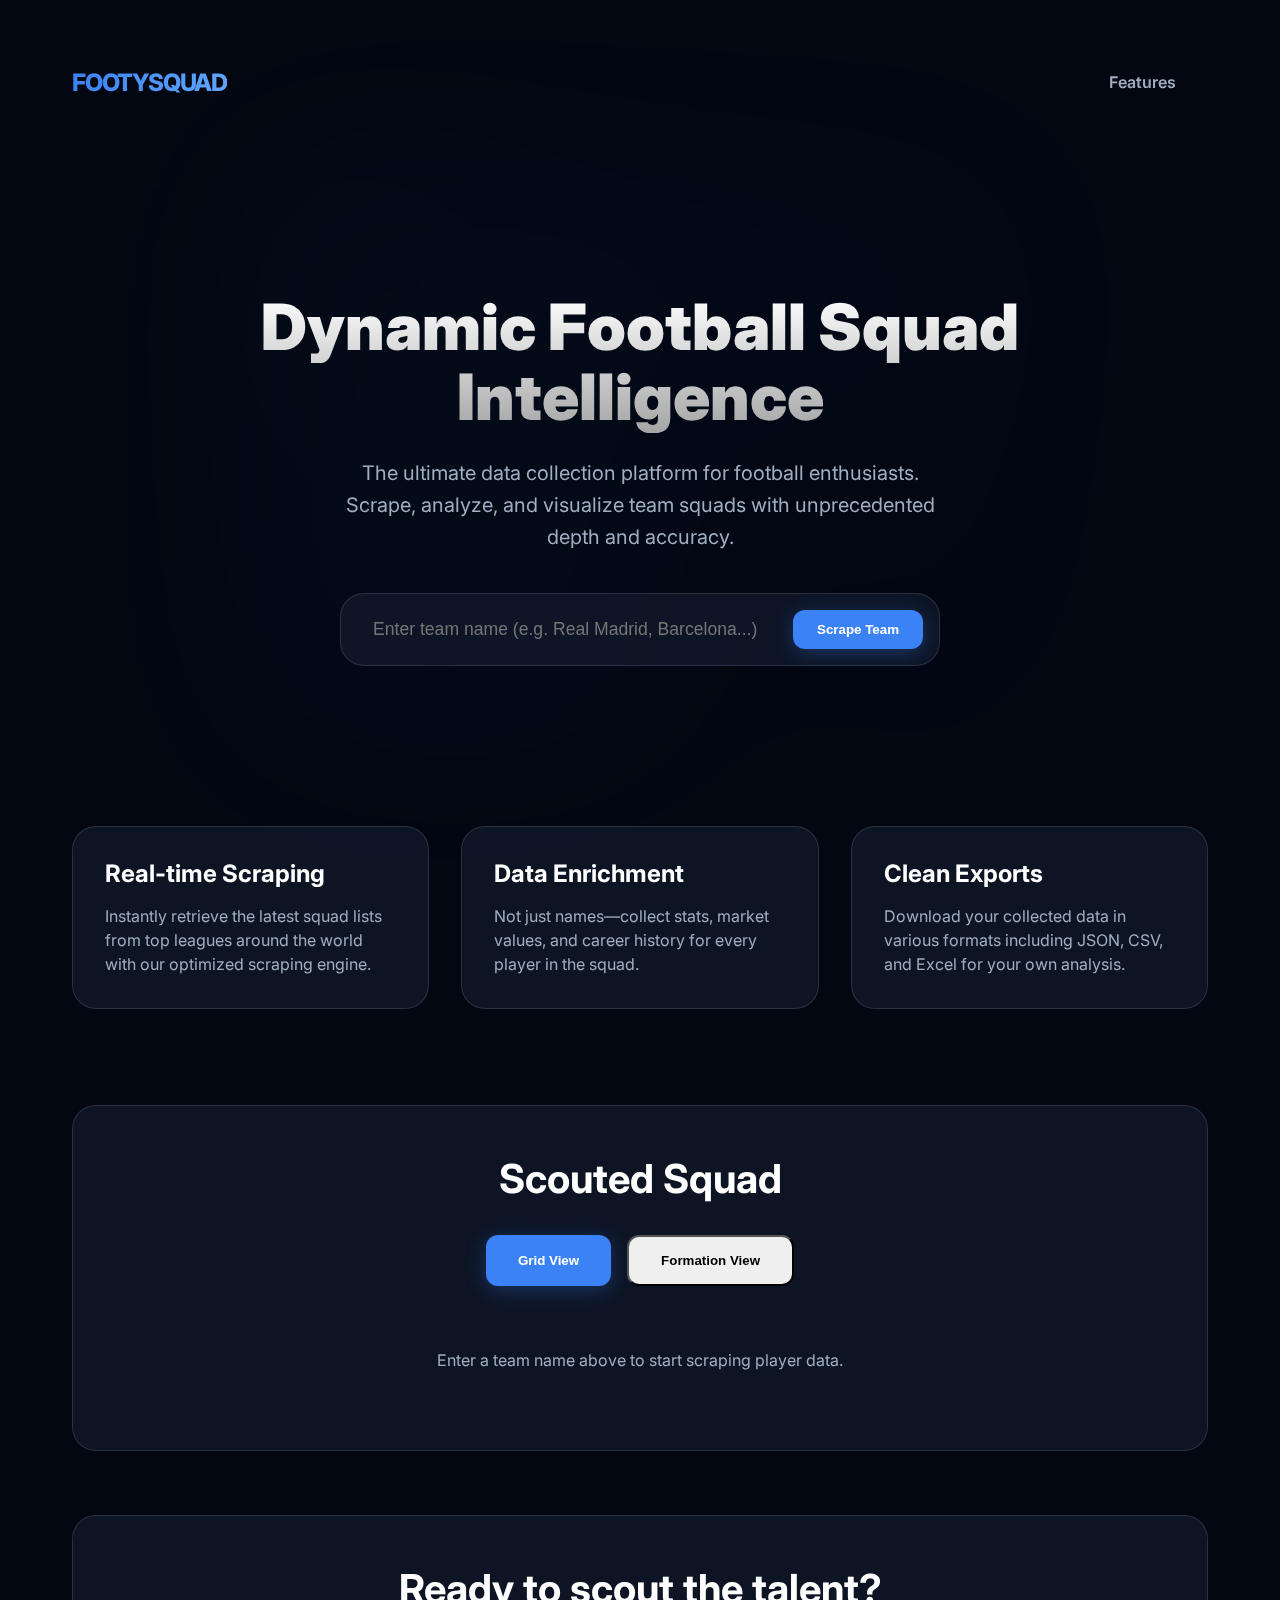
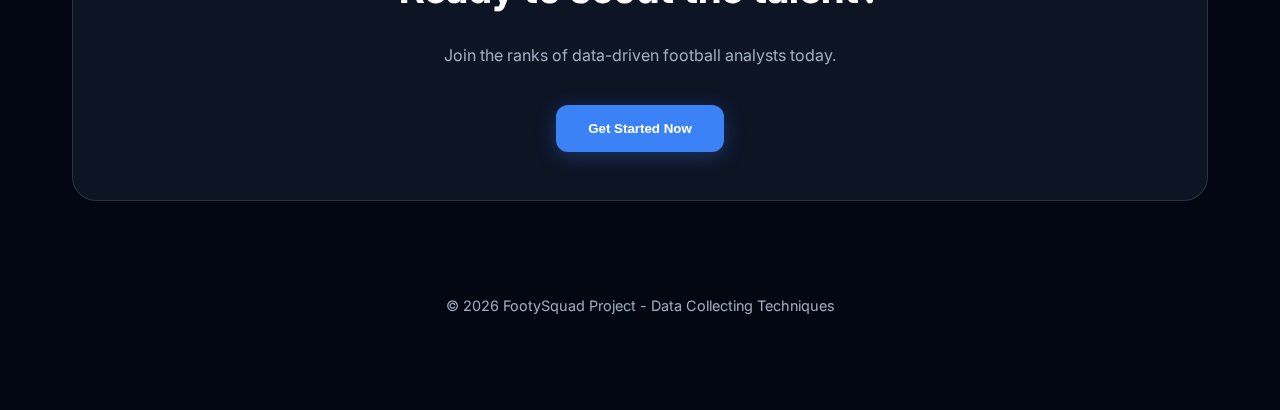
<file: client/index.html>
<!DOCTYPE html>
<html lang="en">

<head>
    <meta charset="UTF-8">
    <meta name="viewport" content="width=device-width, initial-scale=1.0">
    <title>FootySquad | Premium Football Data Scraper</title>
    <meta name="description"
        content="Collect and analyze football team squads with precision using our advanced scraping technology.">
    <link rel="stylesheet" href="index.css">
    <link rel="preconnect" href="https://fonts.googleapis.com">
    <link rel="preconnect" href="https://fonts.gstatic.com" crossorigin>
    <link href="https://fonts.googleapis.com/css2?family=Inter:wght@400;600;800;900&display=swap" rel="stylesheet">
</head>

<body>
    <div class="bg-container">
        <div class="bg-glow"></div>
    </div>

    <main>
        <header>
            <div class="logo">FOOTYSQUAD</div>
            <nav>
                <a href="#features" class="btn" style="color: var(--text-secondary);">Features</a>
            </nav>
        </header>

        <section class="hero">
            <h1>Dynamic Football Squad Intelligence</h1>
            <p>The ultimate data collection platform for football enthusiasts. Scrape, analyze, and visualize team
                squads with unprecedented depth and accuracy.</p>

            <div class="search-container glass-card"
                style="max-width: 600px; margin: 0 auto; padding: 1rem; display: flex; gap: 1rem;">
                <input type="text" id="team-input" placeholder="Enter team name (e.g. Real Madrid, Barcelona...)"
                    style="flex: 1; background: transparent; border: none; color: white; outline: none; font-size: 1.1rem; padding: 0.5rem 1rem;">
                <button id="search-btn" class="btn btn-primary" style="padding: 0.75rem 1.5rem;">Scrape Team</button>
            </div>

            <div id="loading" style="display: none; margin-top: 2rem; color: var(--accent-color); font-weight: 600;">
                Searching and scraping team data...
            </div>
        </section>

        <section id="features" class="features">
            <div class="glass-card feature-card">
                <h3>Real-time Scraping</h3>
                <p>Instantly retrieve the latest squad lists from top leagues around the world with our optimized
                    scraping engine.</p>
            </div>
            <div class="glass-card feature-card">
                <h3>Data Enrichment</h3>
                <p>Not just names—collect stats, market values, and career history for every player in the squad.</p>
            </div>
            <div class="glass-card feature-card">
                <h3>Clean Exports</h3>
                <p>Download your collected data in various formats including JSON, CSV, and Excel for your own analysis.
                </p>
            </div>
        </section>

        <section id="squad-section" class="glass-card" style="margin-top: 4rem;">
            <h2 style="margin-bottom: 2rem; font-size: 2.5rem; text-align: center;">Scouted Squad</h2>

            <div class="view-toggle">
                <button id="grid-view-btn" class="btn btn-primary">Grid View</button>
                <button id="formation-view-btn" class="btn">Formation View</button>
            </div>

            <div id="squad-grid" class="features" style="margin-top: 0;">
                <!-- Data will be loaded here -->
                <div style="text-align: center; grid-column: 1 / -1; padding: 2rem;">
                    <p style="color: var(--text-secondary);">Enter a team name above to start scraping player data.</p>
                </div>
            </div>

            <div id="squad-formation" class="formation-container">
                <div class="pitch-overlay"></div>
                <div class="pitch-center-circle"></div>
                <!-- Players will be placed here -->
            </div>
        </section>

        <section class="glass-card" style="margin-top: 4rem; text-align: center;">
            <h2 style="margin-bottom: 2rem; font-size: 2.5rem;">Ready to scout the talent?</h2>
            <p style="color: var(--text-secondary); margin-bottom: 2.5rem;">Join the ranks of data-driven football
                analysts today.</p>
            <button class="btn btn-primary">Get Started Now</button>
        </section>

        <footer>
            <p>&copy; 2026 FootySquad Project - Data Collecting Techniques</p>
        </footer>
    </main>

    <script>
        // Subtle parallax effect on the glow
        document.addEventListener('mousemove', (e) => {
            const glow = document.querySelector('.bg-glow');
            const x = (window.innerWidth / 2 - e.pageX) / 50;
            const y = (window.innerHeight / 2 - e.pageY) / 50;
            glow.style.transform = `translate(${x}px, ${y}px) rotate(${Date.now() / 1000}deg)`;
        });

        // Fetch and display squad data
        async function loadSquad(teamName = 'Liverpool FC') {
            const grid = document.getElementById('squad-grid');
            const loading = document.getElementById('loading');
            const teamTitle = document.querySelector('#squad-section h2');

            loading.style.display = 'block';
            grid.style.opacity = '0.5';

            try {
                const response = await fetch(`/api/search?team=${encodeURIComponent(teamName)}`);
                const data = await response.json();

                if (data.error) {
                    alert(data.error);
                    return;
                }

                teamTitle.textContent = `${data.team} Squad`;
                grid.innerHTML = '';

                data.players.forEach(player => {
                    // Create Grid Card
                    const card = document.createElement('div');
                    card.className = 'glass-card feature-card';
                    card.style.padding = '1.5rem';
                    card.style.textAlign = 'center';
                    card.style.cursor = 'pointer';

                    const playerImg = player.image || 'https://via.placeholder.com/150';

                    card.onclick = () => navigateToPlayer(player);

                    card.innerHTML = `
                        <div style="margin-bottom: 1.5rem; position: relative; display: inline-block;">
                            <img src="${playerImg}" alt="${player.name}" style="width: 100px; height: 100px; border-radius: 50%; object-fit: cover; border: 2px solid var(--accent-color); background: rgba(255,255,255,0.05);">
                            <div style="position: absolute; bottom: 0; right: 0; background: var(--accent-color); color: white; width: 30px; height: 30px; border-radius: 50%; display: flex; align-items: center; justify-content: center; font-weight: 800; font-size: 0.75rem; border: 2px solid #030712;">
                                ${player.number || '-'}
                            </div>
                        </div>
                        <h3 style="font-size: 1.25rem; margin-bottom: 0.25rem;">${player.name}</h3>
                        <p style="font-size: 0.85rem; color: var(--text-secondary);">${player.position}</p>
                    `;
                    grid.appendChild(card);
                });

                // Populate Formation
                renderFormation(data.players);
            } catch (error) {
                grid.innerHTML = `<div style="text-align: center; grid-column: 1 / -1; color: #ef4444;">Error: Make sure the server (app.py) is running.</div>`;
            } finally {
                loading.style.display = 'none';
                grid.style.opacity = '1';
            }
        }

        function navigateToPlayer(player) {
            const params = new URLSearchParams({
                name: player.name,
                img: player.image,
                pos: player.position,
                num: player.number,
                url: player.profile_url
            });
            window.location.href = `/player.html?${params.toString()}`;
        }

        function renderFormation(players) {
            const formation = document.getElementById('squad-formation');
            // Clear existing players but keep lines
            const lines = formation.querySelectorAll('.pitch-overlay, .pitch-center-circle');
            formation.innerHTML = '';
            lines.forEach(l => formation.appendChild(l));

            const positions = { 'Goalkeeper': [], 'Defender': [], 'Midfielder': [], 'Forward': [] };
            players.forEach(p => {
                if (p.position in positions) positions[p.position].push(p);
            });

            const layout = {
                'Goalkeeper': { y: 90, x: [50] },
                'Defender': { y: 70, x: [20, 40, 60, 80] },
                'Midfielder': { y: 40, x: [25, 50, 75] },
                'Forward': { y: 15, x: [30, 70] }
            };

            Object.entries(layout).forEach(([pos, coords]) => {
                const posPlayers = positions[pos] || [];
                posPlayers.slice(0, coords.x.length).forEach((p, i) => {
                    const pDiv = document.createElement('div');
                    pDiv.className = 'formation-player';
                    pDiv.style.left = `calc(${coords.x[i]}% - 40px)`;
                    pDiv.style.top = `calc(${coords.y}% - 40px)`;
                    pDiv.onclick = () => navigateToPlayer(p);
                    pDiv.style.cursor = 'pointer';

                    pDiv.innerHTML = `
                        <img src="${p.image || 'https://via.placeholder.com/150'}" alt="${p.name}">
                        <div class="name">${p.name}</div>
                    `;
                    formation.appendChild(pDiv);
                });
            });
        }

        // View Toggling
        const gridBtn = document.getElementById('grid-view-btn');
        const formBtn = document.getElementById('formation-view-btn');
        const gridView = document.getElementById('squad-grid');
        const formView = document.getElementById('squad-formation');

        gridBtn.addEventListener('click', () => {
            gridBtn.className = 'btn btn-primary';
            formBtn.className = 'btn';
            gridView.style.display = 'grid';
            formView.classList.remove('active');
        });

        formBtn.addEventListener('click', () => {
            formBtn.className = 'btn btn-primary';
            gridBtn.className = 'btn';
            gridView.style.display = 'none';
            formView.classList.add('active');
        });

        document.getElementById('search-btn').addEventListener('click', () => {
            const team = document.getElementById('team-input').value;
            if (team) loadSquad(team);
        });

        document.getElementById('team-input').addEventListener('keypress', (e) => {
            if (e.key === 'Enter') {
                const team = document.getElementById('team-input').value;
                if (team) loadSquad(team);
            }
        });

        // Initial state is empty, waits for user search
    </script>
</body>

</html>
</file>
<file: client/index.css>
:root {
  --primary-glow: conic-gradient(from 180deg at 50% 50%,
      #16abff33 0deg,
      #0885ff33 55deg,
      #54d6ff33 120deg,
      #0071ff33 160deg,
      transparent 360deg);
  --secondary-glow: radial-gradient(rgba(255, 255, 255, 1),
      rgba(255, 255, 255, 0));
  --glass-bg: rgba(17, 25, 40, 0.75);
  --glass-border: rgba(255, 255, 255, 0.125);
  --text-primary: #ffffff;
  --text-secondary: #a0aec0;
  --accent-color: #3b82f6;
}

* {
  box-sizing: border-box;
  padding: 0;
  margin: 0;
}

body {
  font-family: 'Inter', -apple-system, BlinkMacSystemFont, 'Segoe UI', Roboto, Oxygen, Ubuntu, Cantarell, 'Open Sans', 'Helvetica Neue', sans-serif;
  background-color: #030712;
  color: var(--text-primary);
  min-height: 100vh;
  overflow-x: hidden;
}

.bg-container {
  position: fixed;
  top: 0;
  left: 0;
  width: 100vw;
  height: 100vh;
  z-index: -1;
  display: flex;
  justify-content: center;
  align-items: center;
  pointer-events: none;
}

.bg-glow {
  position: absolute;
  width: 800px;
  height: 600px;
  background: var(--primary-glow);
  filter: blur(100px);
  opacity: 0.15;
  animation: rotate 20s linear infinite;
}

@keyframes rotate {
  from {
    transform: rotate(0deg);
  }

  to {
    transform: rotate(360deg);
  }
}

main {
  max-width: 1200px;
  margin: 0 auto;
  padding: 2rem;
  z-index: 1;
}

header {
  display: flex;
  justify-content: space-between;
  align-items: center;
  padding: 1.5rem 0;
  margin-bottom: 4rem;
}

.logo {
  font-size: 1.5rem;
  font-weight: 800;
  background: linear-gradient(to right, #3b82f6, #60a5fa);
  -webkit-background-clip: text;
  -webkit-text-fill-color: transparent;
  letter-spacing: -0.05em;
}

.glass-card {
  background: var(--glass-bg);
  backdrop-filter: blur(16px) saturate(180%);
  -webkit-backdrop-filter: blur(16px) saturate(180%);
  border-radius: 24px;
  border: 1px solid var(--glass-border);
  padding: 3rem;
  margin-bottom: 2rem;
  transition: transform 0.3s ease, box-shadow 0.3s ease;
}

/* Premium Profile Header Styles */
.profile-header-card {
  background: #111827;
  border-radius: 16px;
  padding: 1.5rem;
  margin-bottom: 2rem;
  border: 1px solid rgba(255, 255, 255, 0.05);
}

.header-main {
  display: flex;
  justify-content: space-between;
  align-items: center;
  margin-bottom: 1.5rem;
  flex-wrap: wrap;
  gap: 1rem;
}

.header-left {
  display: flex;
  align-items: center;
  gap: 1.5rem;
}

.profile-circle {
  width: 100px;
  height: 100px;
  border-radius: 50%;
  border: 4px solid #1a202c;
  object-fit: cover;
  background: #1a202c;
}

.name-container h1 {
  font-size: 2rem;
  font-weight: 800;
  margin-bottom: 0.25rem;
}

.team-info {
  display: flex;
  align-items: center;
  gap: 0.5rem;
  color: var(--text-secondary);
  font-size: 0.95rem;
}

.header-right {
  display: flex;
  align-items: center;
  gap: 0.75rem;
}

.compare-btn {
  background: #7c4dff;
  color: white;
  border: none;
  padding: 0.6rem 1.25rem;
  border-radius: 8px;
  font-weight: 700;
  font-size: 0.85rem;
  cursor: pointer;
  display: flex;
  align-items: center;
  gap: 0.5rem;
  transition: opacity 0.2s;
}

.compare-btn:hover {
  opacity: 0.9;
}

.icon-btn {
  width: 40px;
  height: 40px;
  background: #0d1117;
  border: 1px solid #30363d;
  border-radius: 8px;
  display: flex;
  align-items: center;
  justify-content: center;
  cursor: pointer;
  color: #7c4dff;
  transition: background 0.2s;
}

.icon-btn:hover {
  background: #161b22;
}

.header-meta-bar {
  display: flex;
  gap: 1.5rem;
  padding-top: 1.25rem;
  border-top: 1px solid rgba(255, 255, 255, 0.05);
  flex-wrap: wrap;
  font-size: 0.9rem;
}

.meta-item {
  display: flex;
  align-items: center;
  gap: 0.6rem;
  color: #a0aec0;
  white-space: nowrap;
}

.flag-circle {
  width: 20px;
  height: 20px;
  border-radius: 50%;
  object-fit: cover;
  border: 1px solid rgba(255, 255, 255, 0.1);
}

.meta-item strong {
  color: #fff;
  font-weight: 600;
}

.hero {
  text-align: center;
  padding: 6rem 2rem;
}

.hero h1 {
  font-size: 4rem;
  font-weight: 900;
  margin-bottom: 1.5rem;
  line-height: 1.1;
  background: linear-gradient(to bottom, #fff 0%, #a5a5a5 100%);
  -webkit-background-clip: text;
  -webkit-text-fill-color: transparent;
}

.hero p {
  color: var(--text-secondary);
  font-size: 1.25rem;
  max-width: 600px;
  margin: 0 auto 2.5rem;
  line-height: 1.6;
}

.btn {
  padding: 1rem 2rem;
  border-radius: 12px;
  font-weight: 600;
  text-decoration: none;
  transition: all 0.2s ease;
  cursor: pointer;
  display: inline-block;
}

.btn-primary {
  background: var(--accent-color);
  color: white;
  border: none;
  box-shadow: 0 4px 20px rgba(59, 130, 246, 0.3);
}

.btn-primary:hover {
  background: #2563eb;
  transform: translateY(-2px);
  box-shadow: 0 6px 25px rgba(59, 130, 246, 0.4);
}

.features {
  display: grid;
  grid-template-columns: repeat(auto-fit, minmax(300px, 1fr));
  gap: 2rem;
  margin-top: 4rem;
}

.feature-card {
  padding: 2rem;
  text-align: left;
}

.feature-card h3 {
  margin-bottom: 1rem;
  font-size: 1.5rem;
}

.feature-card p {
  color: var(--text-secondary);
  line-height: 1.5;
}

footer {
  text-align: center;
  padding: 4rem 0;
  color: var(--text-secondary);
  font-size: 0.9rem;
}

@media (max-width: 768px) {
  .hero h1 {
    font-size: 2.5rem;
  }

  .glass-card {
    padding: 2rem;
  }
}

/* Formation View Styles */
.formation-container {
  position: relative;
  width: 100%;
  max-width: 900px;
  aspect-ratio: 0.75/1;
  margin: 2rem auto;
  background: linear-gradient(to bottom, #1a3a2a, #2e4d35);
  border-radius: 20px;
  border: 4px solid rgba(255, 255, 255, 0.1);
  display: none;
  /* Hidden by default */
  overflow: hidden;
  box-shadow: 0 25px 50px -12px rgba(0, 0, 0, 0.5);
}

.formation-container.active {
  display: block;
  animation: fadeIn 0.5s ease-out;
}

.pitch-overlay {
  position: absolute;
  inset: 20px;
  border: 2px solid rgba(255, 255, 255, 0.2);
}

.pitch-overlay::before {
  content: '';
  position: absolute;
  top: 50%;
  width: 100%;
  height: 2px;
  background: rgba(255, 255, 255, 0.2);
}

.pitch-center-circle {
  position: absolute;
  top: 50%;
  left: 50%;
  transform: translate(-50%, -50%);
  width: 120px;
  height: 120px;
  border: 2px solid rgba(255, 255, 255, 0.2);
  border-radius: 50%;
}

.formation-player {
  position: absolute;
  width: 80px;
  text-align: center;
  transition: all 0.5s cubic-bezier(0.4, 0, 0.2, 1);
  z-index: 10;
}

.formation-player img {
  width: 50px;
  height: 50px;
  border-radius: 50%;
  border: 2px solid var(--accent-color);
  background: #030712;
  object-fit: cover;
}

.formation-player .name {
  font-size: 0.7rem;
  font-weight: 600;
  margin-top: 5px;
  white-space: nowrap;
  overflow: hidden;
  text-overflow: ellipsis;
  background: rgba(3, 7, 18, 0.8);
  padding: 2px 6px;
  border-radius: 4px;
}

.view-toggle {
  display: flex;
  justify-content: center;
  gap: 1rem;
  margin-bottom: 2rem;
}

@keyframes fadeIn {
  from {
    opacity: 0;
    transform: translateY(20px);
  }

  to {
    opacity: 1;
    transform: translateY(0);
  }
}
</file>
